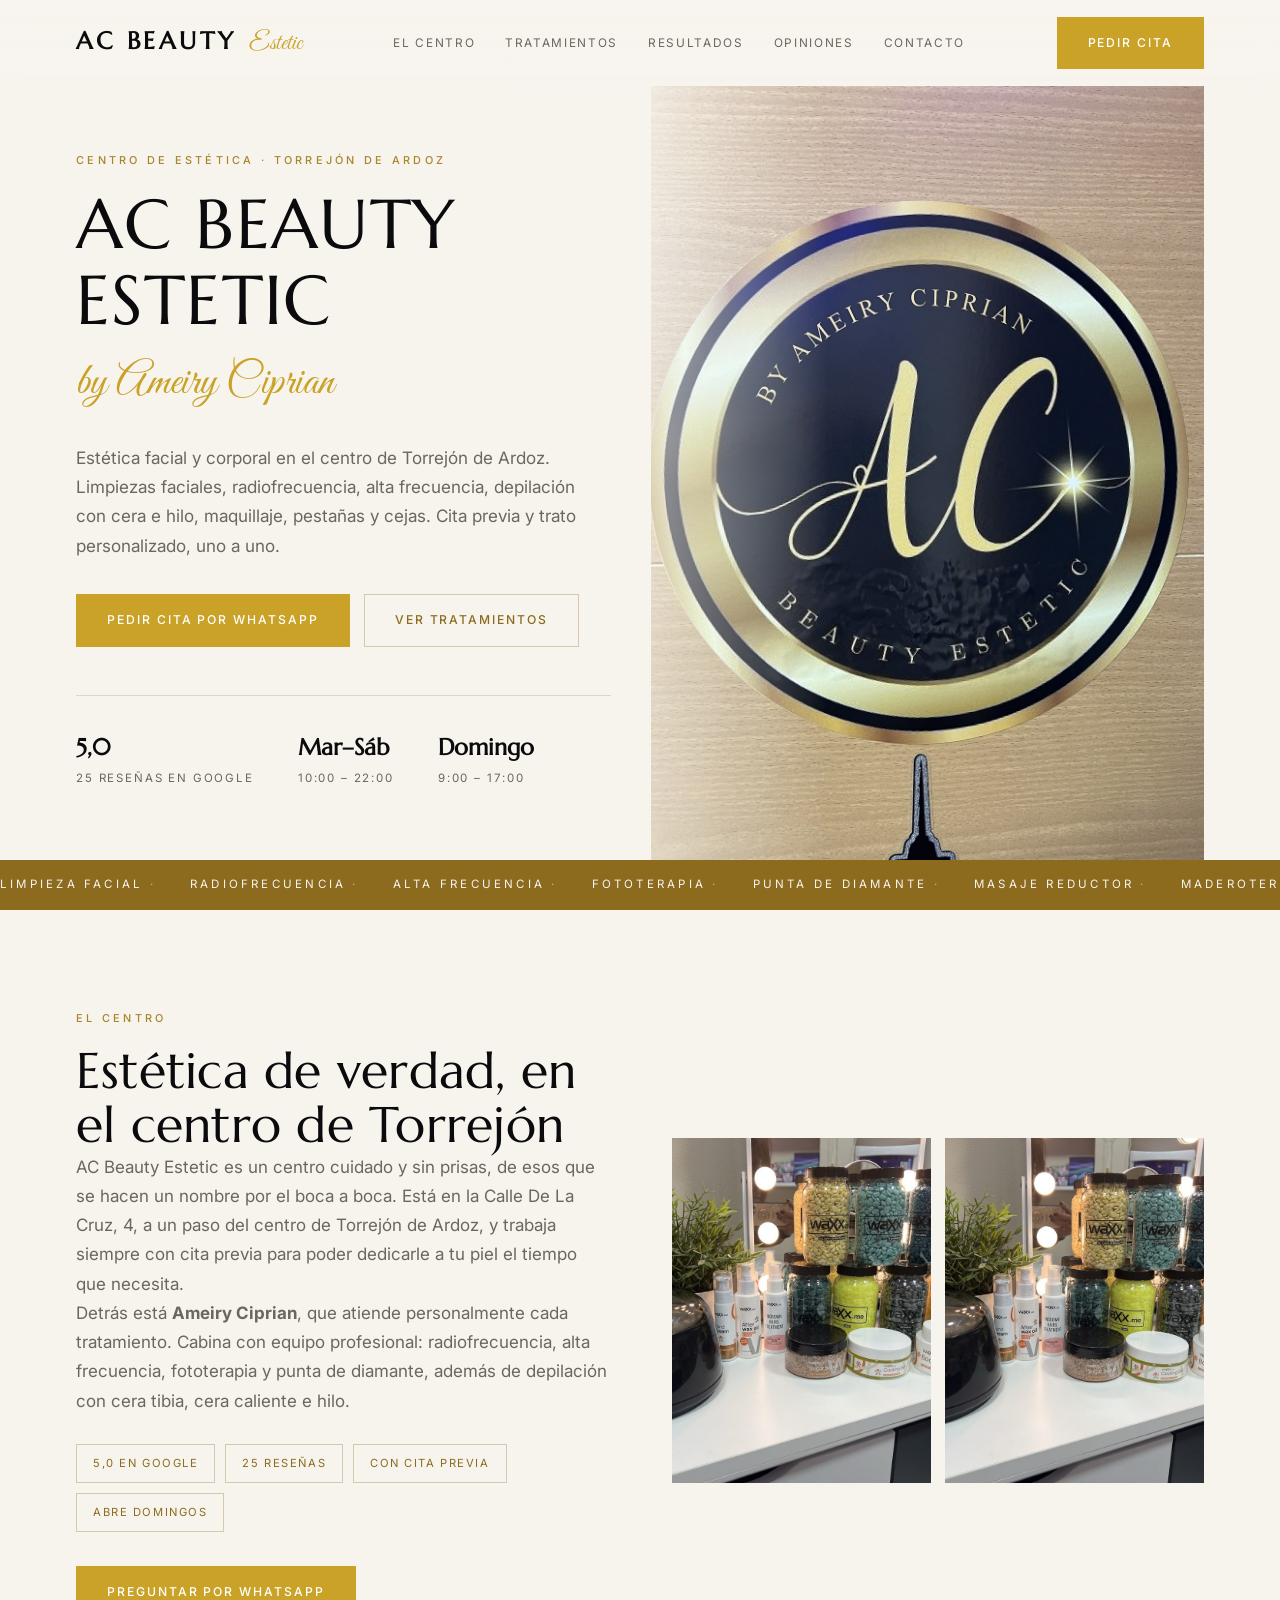
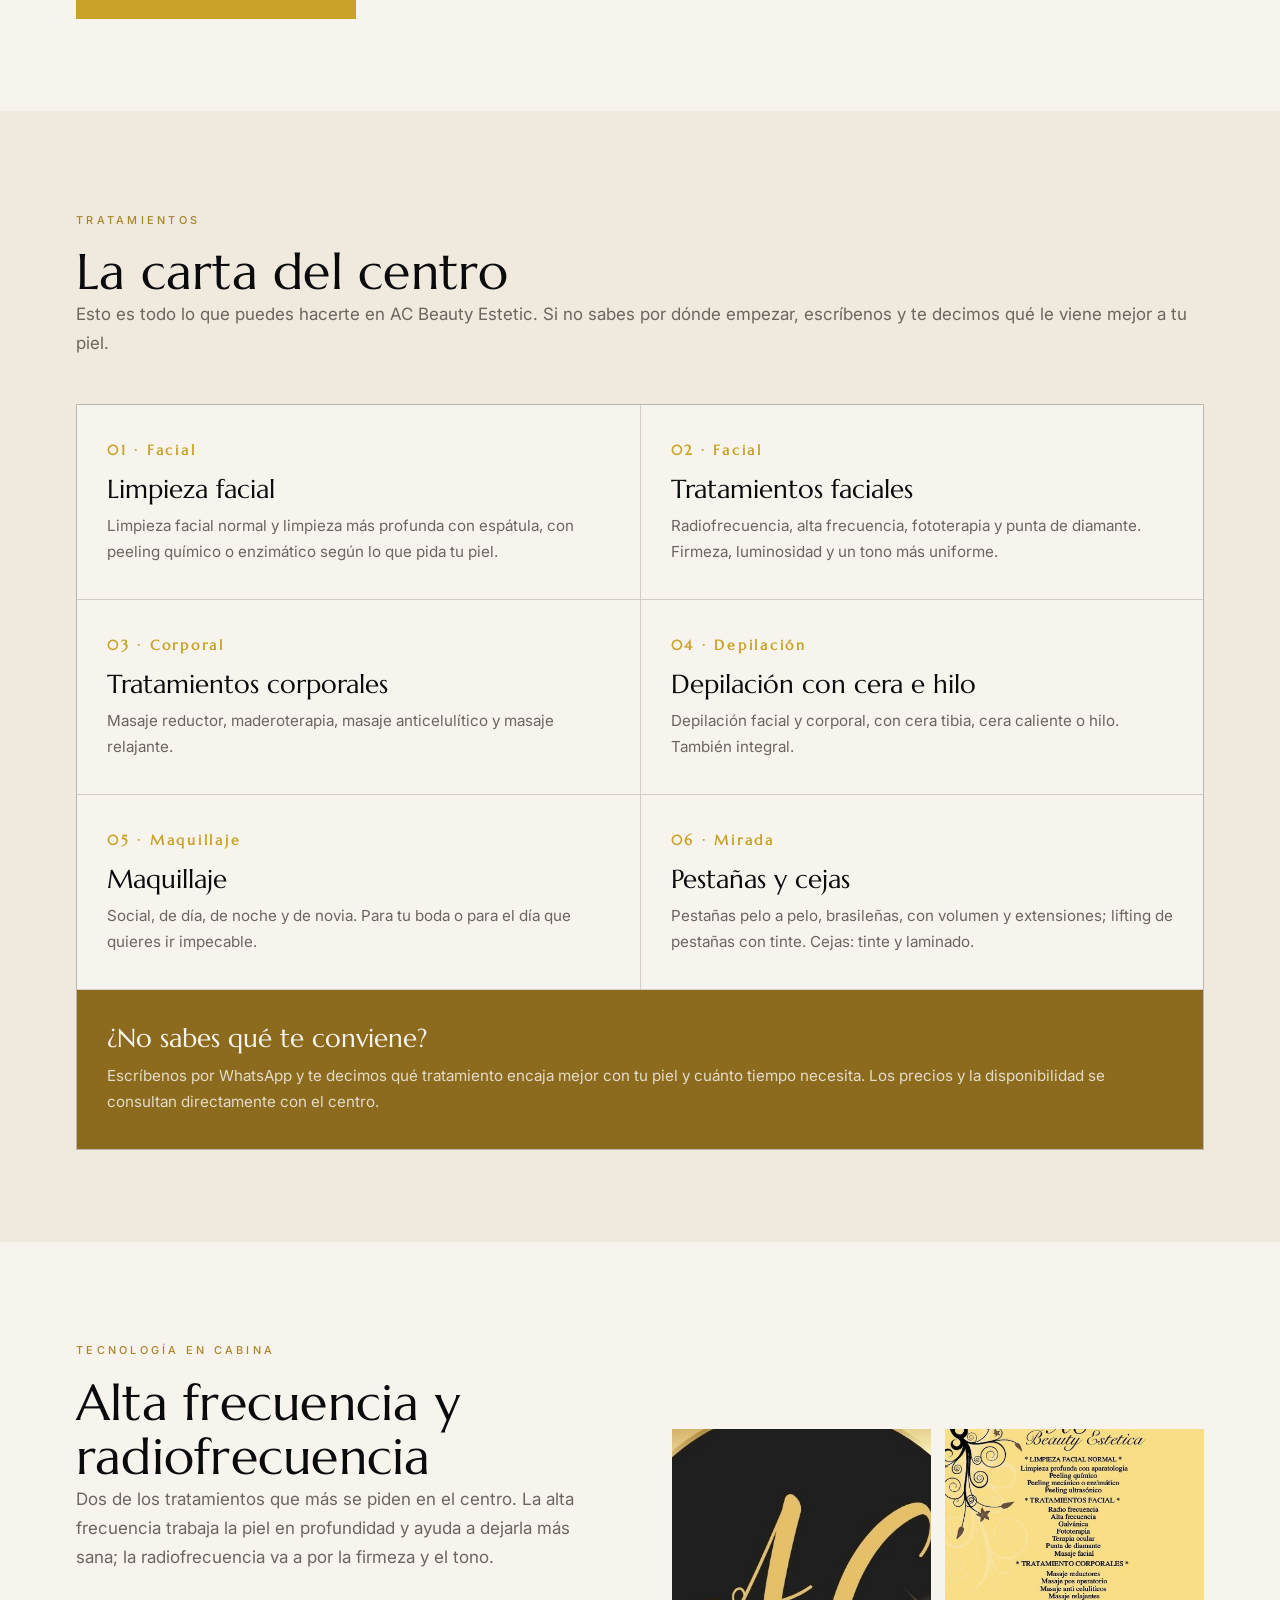
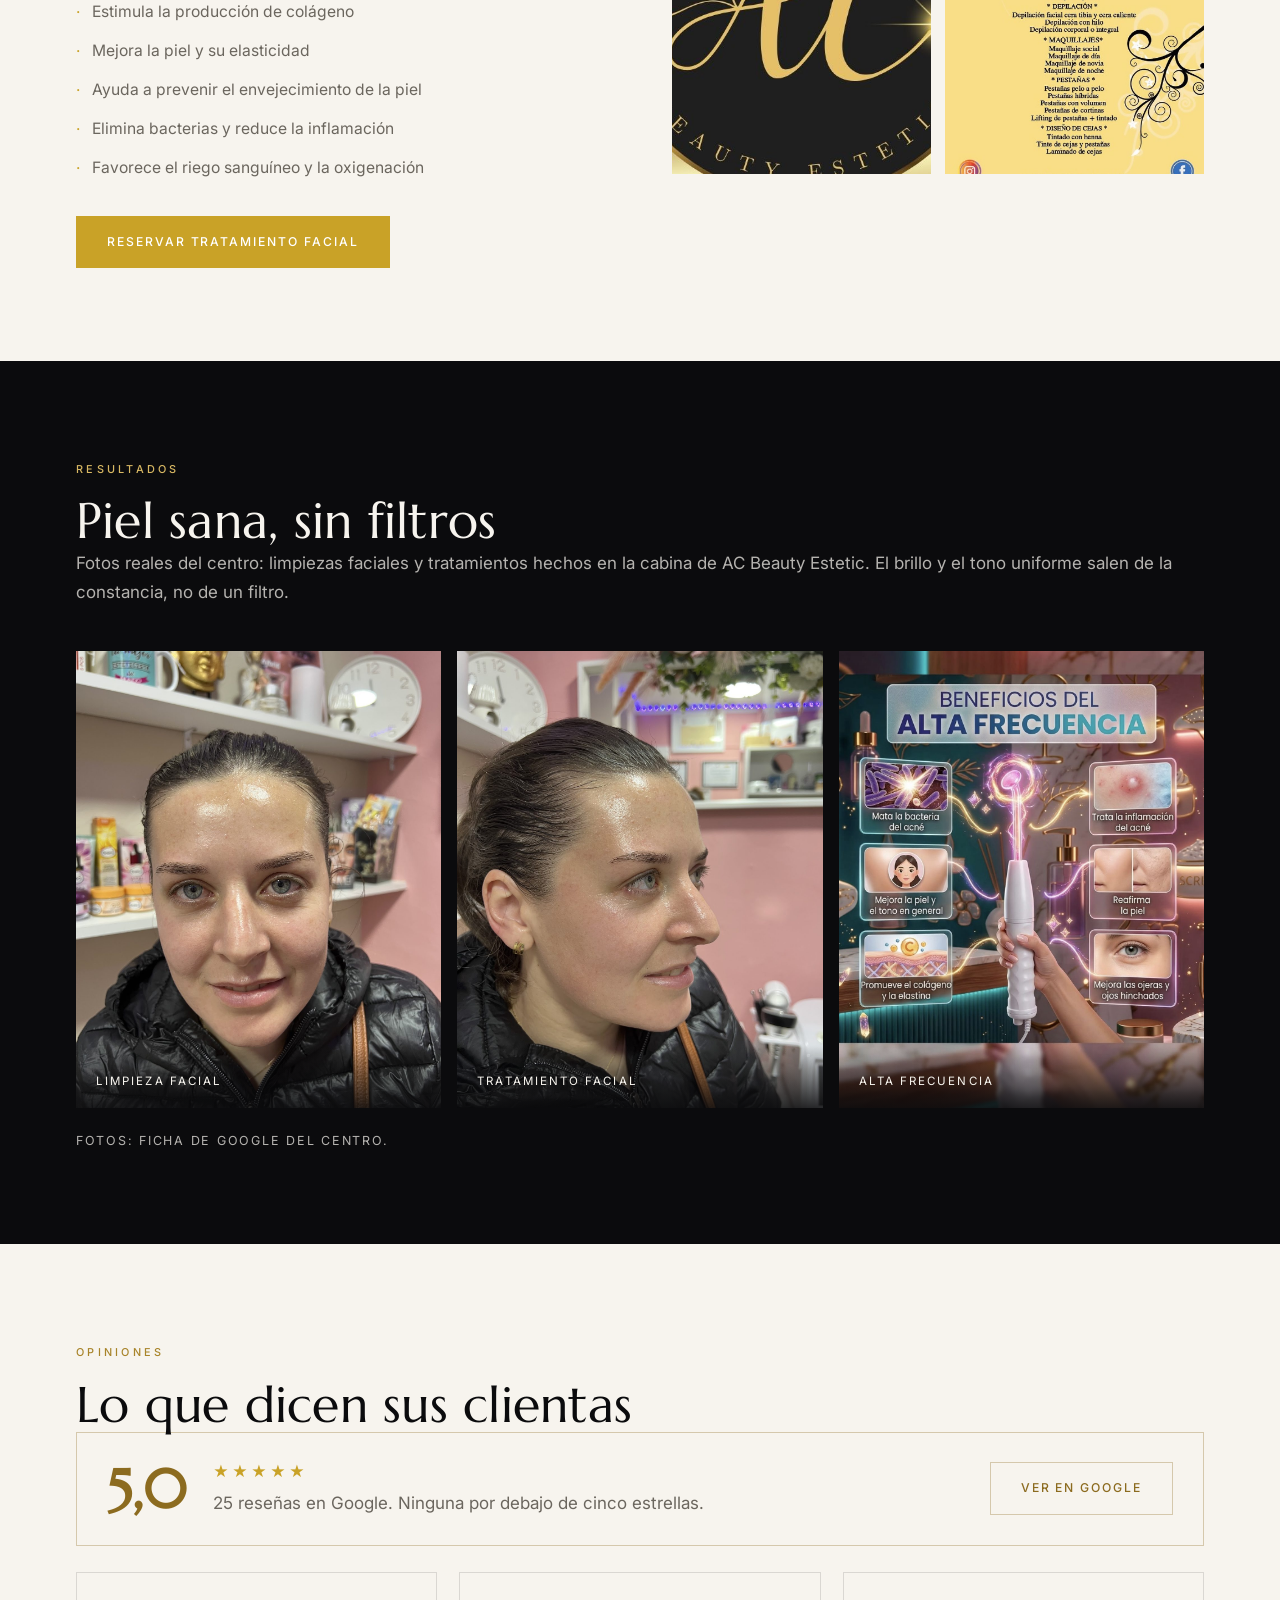
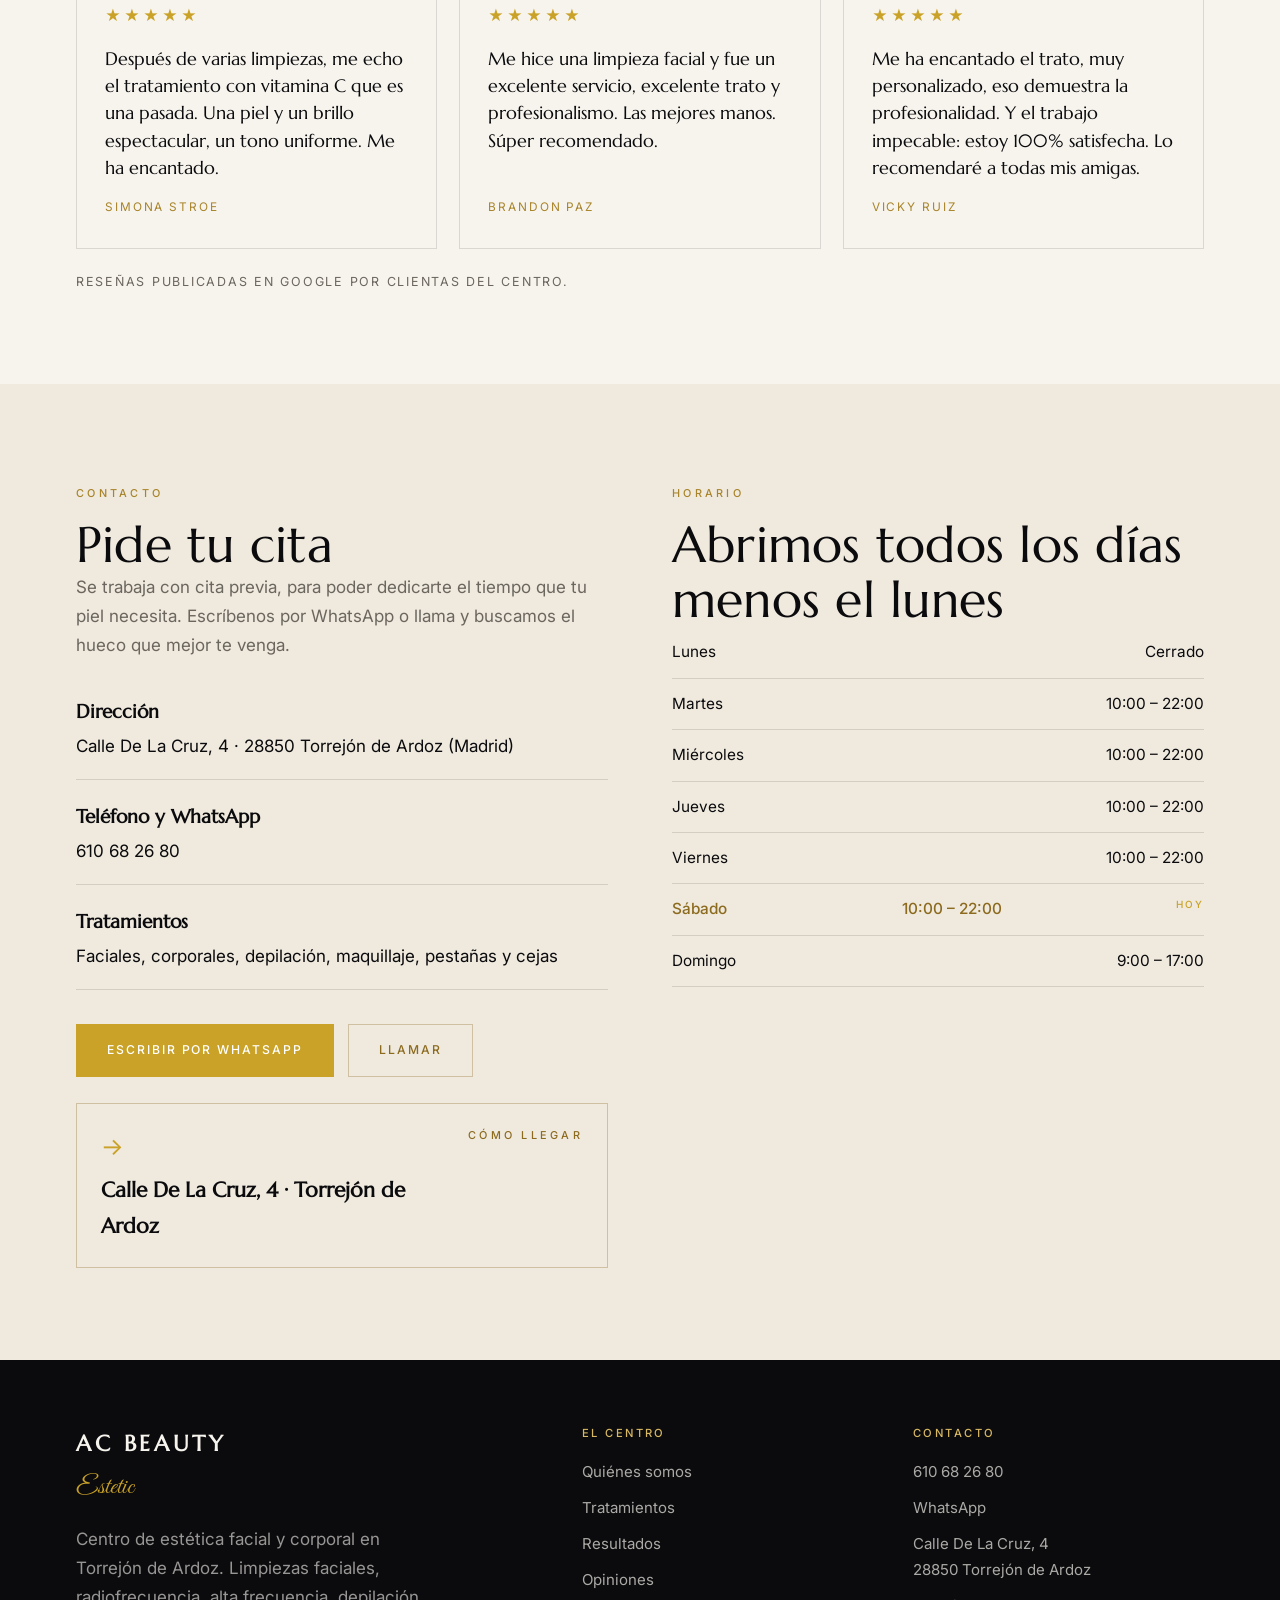
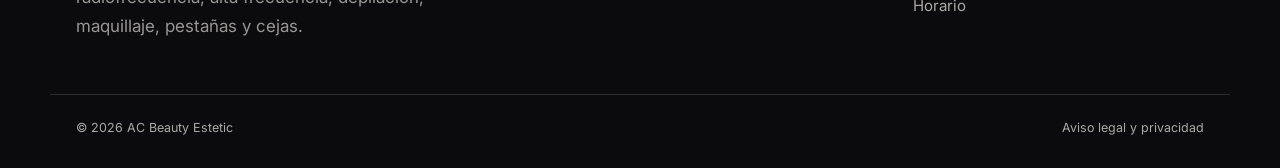
<file: index.html>
<!DOCTYPE html>
<html lang="es">
<head>
<meta charset="utf-8">
<meta name="viewport" content="width=device-width, initial-scale=1, maximum-scale=1, user-scalable=no">
<title>AC Beauty Estetic — Centro de estética facial y corporal en Torrejón de Ardoz</title>
<meta name="description" content="Limpiezas faciales, radiofrecuencia, alta frecuencia, fototerapia, punta de diamante, depilación con cera e hilo, maquillaje, pestañas y cejas en Torrejón de Ardoz. 5,0 en Google. Cita: 610 68 26 80.">
<meta name="robots" content="index, follow">
<meta property="og:type" content="website">
<meta property="og:title" content="AC Beauty Estetic — Torrejón de Ardoz">
<meta property="og:description" content="Centro de estética facial y corporal. Limpiezas faciales, radiofrecuencia, alta frecuencia, depilación, maquillaje, pestañas y cejas.">
<meta property="og:image" content="assets/img/hero.jpg">
<meta property="og:locale" content="es_ES">
<link rel="icon" href="assets/img/logo.jpg">
<link rel="preconnect" href="https://fonts.googleapis.com">
<link rel="preconnect" href="https://fonts.gstatic.com" crossorigin>
<link href="https://fonts.googleapis.com/css2?family=Marcellus&family=Great+Vibes&family=Inter:wght@300;400;500&display=swap" rel="stylesheet">
<link rel="stylesheet" href="assets/estilo.css">
<script type="application/ld+json">
{
  "@context": "https://schema.org",
  "@type": "BeautySalon",
  "name": "AC Beauty Estetic",
  "description": "Centro de estética facial y corporal en Torrejón de Ardoz: limpiezas faciales, radiofrecuencia, alta frecuencia, fototerapia, punta de diamante, tratamientos corporales, depilación con cera e hilo, maquillaje, pestañas y cejas.",
  "telephone": "+34610682680",
  "address": {
    "@type": "PostalAddress",
    "streetAddress": "Calle De La Cruz, 4",
    "postalCode": "28850",
    "addressLocality": "Torrejón de Ardoz",
    "addressRegion": "Madrid",
    "addressCountry": "ES"
  },
  "aggregateRating": { "@type": "AggregateRating", "ratingValue": "5.0", "reviewCount": "25" },
  "openingHoursSpecification": [
    { "@type": "OpeningHoursSpecification", "dayOfWeek": ["Tuesday","Wednesday","Thursday","Friday","Saturday"], "opens": "10:00", "closes": "22:00" },
    { "@type": "OpeningHoursSpecification", "dayOfWeek": "Sunday", "opens": "09:00", "closes": "17:00" }
  ]
}
</script>
</head>
<body>
<header id="cab">
  <div class="wrap nav">
    <a class="marca" href="#inicio"><b>AC Beauty</b><i>Estetic</i></a>
    <nav class="menu">
      <a href="#centro">El centro</a>
      <a href="#servicios">Tratamientos</a>
      <a href="#trabajos">Resultados</a>
      <a href="#resenas">Opiniones</a>
      <a href="#contacto">Contacto</a>
    </nav>
    <a class="btn btn-rosa" href="https://wa.me/34610682680" target="_blank" rel="noopener">Pedir cita</a>
    <button class="burger" id="abrir" aria-label="Abrir menú">&#9776;</button>
  </div>
</header>

<section class="hero" id="inicio">
  <div class="wrap hero-in">
    <div class="hero-txt">
      <span class="caps eyebrow">Centro de estética · Torrejón de Ardoz</span>
      <h1>AC Beauty Estetic</h1>
      <span class="script">by Ameiry Ciprian</span>
      <p class="lead">Estética facial y corporal en el centro de Torrejón de Ardoz. Limpiezas faciales, radiofrecuencia, alta frecuencia, depilación con cera e hilo, maquillaje, pestañas y cejas. Cita previa y trato personalizado, uno a uno.</p>
      <div class="hero-btn">
        <a class="btn btn-rosa" href="https://wa.me/34610682680?text=Hola%2C%20quiero%20pedir%20cita%20en%20AC%20Beauty%20Estetic" target="_blank" rel="noopener">Pedir cita por WhatsApp</a>
        <a class="btn btn-linea" href="#servicios">Ver tratamientos</a>
      </div>
      <div class="datos">
        <div><b>5,0</b><span>25 reseñas en Google</span></div>
        <div><b>Mar–Sáb</b><span>10:00 – 22:00</span></div>
        <div><b>Domingo</b><span>9:00 – 17:00</span></div>
      </div>
    </div>
    <div class="hero-foto">
      <img src="assets/img/hero.jpg" alt="Tratamiento facial en AC Beauty Estetic, Torrejón de Ardoz" width="1600" height="2133">
    </div>
  </div>
</section>

<div class="marquesina">
  <div class="marquesina-in">
    <span>Limpieza facial <i>·</i></span><span>Radiofrecuencia <i>·</i></span><span>Alta frecuencia <i>·</i></span><span>Fototerapia <i>·</i></span><span>Punta de diamante <i>·</i></span><span>Masaje reductor <i>·</i></span><span>Maderoterapia <i>·</i></span><span>Depilación con cera e hilo <i>·</i></span><span>Maquillaje de novia <i>·</i></span><span>Pestañas pelo a pelo <i>·</i></span><span>Laminado de cejas <i>·</i></span>
    <span>Limpieza facial <i>·</i></span><span>Radiofrecuencia <i>·</i></span><span>Alta frecuencia <i>·</i></span><span>Fototerapia <i>·</i></span><span>Punta de diamante <i>·</i></span><span>Masaje reductor <i>·</i></span><span>Maderoterapia <i>·</i></span><span>Depilación con cera e hilo <i>·</i></span><span>Maquillaje de novia <i>·</i></span><span>Pestañas pelo a pelo <i>·</i></span><span>Laminado de cejas <i>·</i></span>
  </div>
</div>
<section class="pad" id="centro">
  <div class="wrap dos">
    <div class="rv">
      <span class="caps eyebrow">El centro</span>
      <h2>Estética de verdad, en el centro de Torrejón</h2>
      <p>AC Beauty Estetic es un centro cuidado y sin prisas, de esos que se hacen un nombre por el boca a boca. Está en la Calle De La Cruz, 4, a un paso del centro de Torrejón de Ardoz, y trabaja siempre con cita previa para poder dedicarle a tu piel el tiempo que necesita.</p>
      <p>Detrás está <strong>Ameiry Ciprian</strong>, que atiende personalmente cada tratamiento. Cabina con equipo profesional: radiofrecuencia, alta frecuencia, fototerapia y punta de diamante, además de depilación con cera tibia, cera caliente e hilo.</p>
      <div class="sellos">
        <span class="sello">5,0 en Google</span>
        <span class="sello">25 reseñas</span>
        <span class="sello">Con cita previa</span>
        <span class="sello">Abre domingos</span>
      </div>
      <div class="hero-btn">
        <a class="btn btn-rosa" href="https://wa.me/34610682680?text=Hola%2C%20quiero%20informaci%C3%B3n%20sobre%20un%20tratamiento" target="_blank" rel="noopener">Preguntar por WhatsApp</a>
      </div>
    </div>
    <div class="marcos rv">
      <img class="alto" src="assets/img/centro1.jpg" alt="Cabina de tratamiento y material de estética del centro" width="1600" height="1200">
      <img class="alto" src="assets/img/centro2.jpg" alt="Estantería con productos de estética facial" width="1600" height="1200">
    </div>
  </div>
</section>
<section class="pad" id="servicios">
  <div class="wrap">
    <span class="caps eyebrow">Tratamientos</span>
    <h2>La carta del centro</h2>
    <p class="lead">Esto es todo lo que puedes hacerte en AC Beauty Estetic. Si no sabes por dónde empezar, escríbenos y te decimos qué le viene mejor a tu piel.</p>
    <div class="serv-grid rv">
      <div class="serv">
        <b>01 · Facial</b>
        <h3>Limpieza facial</h3>
        <p>Limpieza facial normal y limpieza más profunda con espátula, con peeling químico o enzimático según lo que pida tu piel.</p>
      </div>
      <div class="serv">
        <b>02 · Facial</b>
        <h3>Tratamientos faciales</h3>
        <p>Radiofrecuencia, alta frecuencia, fototerapia y punta de diamante. Firmeza, luminosidad y un tono más uniforme.</p>
      </div>
      <div class="serv">
        <b>03 · Corporal</b>
        <h3>Tratamientos corporales</h3>
        <p>Masaje reductor, maderoterapia, masaje anticelulítico y masaje relajante.</p>
      </div>
      <div class="serv">
        <b>04 · Depilación</b>
        <h3>Depilación con cera e hilo</h3>
        <p>Depilación facial y corporal, con cera tibia, cera caliente o hilo. También integral.</p>
      </div>
      <div class="serv">
        <b>05 · Maquillaje</b>
        <h3>Maquillaje</h3>
        <p>Social, de día, de noche y de novia. Para tu boda o para el día que quieres ir impecable.</p>
      </div>
      <div class="serv">
        <b>06 · Mirada</b>
        <h3>Pestañas y cejas</h3>
        <p>Pestañas pelo a pelo, brasileñas, con volumen y extensiones; lifting de pestañas con tinte. Cejas: tinte y laminado.</p>
      </div>
      <div class="serv nota">
        <h3>¿No sabes qué te conviene?</h3>
        <p>Escríbenos por WhatsApp y te decimos qué tratamiento encaja mejor con tu piel y cuánto tiempo necesita. Los precios y la disponibilidad se consultan directamente con el centro.</p>
      </div>
    </div>
  </div>
</section>
<style>
  .beneficios{ list-style:none; display:grid; gap:12px; margin-top:26px }
  .beneficios li{ display:flex; gap:12px; font-size:.98rem; color:var(--gris) }
  .beneficios li i{ font-style:normal; color:var(--rosa2) }
  .trabajos-pie{ font-size:.78rem; letter-spacing:.14em; text-transform:uppercase; color:rgba(247,244,238,.55); margin-top:22px }
  .galeria img, .marcos img{ height:auto }
</style>

<section class="pad" id="altafrecuencia">
  <div class="wrap dos">
    <div class="rv">
      <span class="caps eyebrow">Tecnología en cabina</span>
      <h2>Alta frecuencia y radiofrecuencia</h2>
      <p>Dos de los tratamientos que más se piden en el centro. La alta frecuencia trabaja la piel en profundidad y ayuda a dejarla más sana; la radiofrecuencia va a por la firmeza y el tono.</p>
      <ul class="beneficios">
        <li><i>·</i> Estimula la producción de colágeno</li>
        <li><i>·</i> Mejora la piel y su elasticidad</li>
        <li><i>·</i> Ayuda a prevenir el envejecimiento de la piel</li>
        <li><i>·</i> Elimina bacterias y reduce la inflamación</li>
        <li><i>·</i> Favorece el riego sanguíneo y la oxigenación</li>
      </ul>
      <div class="hero-btn">
        <a class="btn btn-rosa" href="https://wa.me/34610682680?text=Hola%2C%20me%20interesa%20un%20tratamiento%20facial" target="_blank" rel="noopener">Reservar tratamiento facial</a>
      </div>
    </div>
    <div class="marcos rv">
      <img class="ancho" src="assets/img/logo.jpg" alt="Logotipo de AC Beauty Estetic, de Ameiry Ciprian" width="940" height="530">
      <img class="ancho" src="assets/img/carta.jpg" alt="Carta de tratamientos del centro" width="1013" height="1267">
    </div>
  </div>
</section>
<section class="pad" id="trabajos">
  <div class="wrap">
    <span class="caps eyebrow">Resultados</span>
    <h2>Piel sana, sin filtros</h2>
    <p>Fotos reales del centro: limpiezas faciales y tratamientos hechos en la cabina de AC Beauty Estetic. El brillo y el tono uniforme salen de la constancia, no de un filtro.</p>
    <div class="galeria rv">
      <figure>
        <img src="assets/img/res1.jpg" alt="Resultado de limpieza facial en Torrejón de Ardoz" width="1600" height="2133">
        <figcaption>Limpieza facial</figcaption>
      </figure>
      <figure>
        <img src="assets/img/res2.jpg" alt="Piel después de un tratamiento facial" width="1600" height="2133">
        <figcaption>Tratamiento facial</figcaption>
      </figure>
      <figure>
        <img src="assets/img/res3.jpg" alt="Tratamiento de alta frecuencia facial" width="1284" height="1714">
        <figcaption>Alta frecuencia</figcaption>
      </figure>
    </div>
    <p class="trabajos-pie">Fotos: ficha de Google del centro.</p>
  </div>
</section>

<section class="pad" id="resenas">
  <div class="wrap">
    <span class="caps eyebrow">Opiniones</span>
    <h2>Lo que dicen sus clientas</h2>
    <div class="nota-global rv">
      <b>5,0</b>
      <div>
        <div class="estrellas">★★★★★</div>
        <p style="margin:4px 0 0">25 reseñas en Google. Ninguna por debajo de cinco estrellas.</p>
      </div>
      <a class="btn btn-linea" href="https://www.google.com/maps/search/?api=1&amp;query=AC+Beauty+Estetic+Torrej%C3%B3n+de+Ardoz" target="_blank" rel="noopener" style="margin-left:auto">Ver en Google</a>
    </div>
    <div class="resenas-grid rv">
      <div class="resena">
        <div class="estrellas">★★★★★</div>
        <q>Después de varias limpiezas, me echo el tratamiento con vitamina C que es una pasada. Una piel y un brillo espectacular, un tono uniforme. Me ha encantado.</q>
        <span class="quien">Simona Stroe</span>
      </div>
      <div class="resena">
        <div class="estrellas">★★★★★</div>
        <q>Me hice una limpieza facial y fue un excelente servicio, excelente trato y profesionalismo. Las mejores manos. Súper recomendado.</q>
        <span class="quien">Brandon Paz</span>
      </div>
      <div class="resena">
        <div class="estrellas">★★★★★</div>
        <q>Me ha encantado el trato, muy personalizado, eso demuestra la profesionalidad. Y el trabajo impecable: estoy 100% satisfecha. Lo recomendaré a todas mis amigas.</q>
        <span class="quien">Vicky Ruiz</span>
      </div>
    </div>
    <p class="trabajos-pie" style="color:var(--gris)">Reseñas publicadas en Google por clientas del centro.</p>
  </div>
</section>
<section class="pad" id="contacto">
  <div class="wrap contacto-grid">
    <div class="rv">
      <span class="caps eyebrow">Contacto</span>
      <h2>Pide tu cita</h2>
      <p>Se trabaja con cita previa, para poder dedicarte el tiempo que tu piel necesita. Escríbenos por WhatsApp o llama y buscamos el hueco que mejor te venga.</p>
      <ul class="lista-datos">
        <li>
          <b>Dirección</b>
          <a href="https://www.google.com/maps/search/?api=1&amp;query=AC+Beauty+Estetic+Torrej%C3%B3n+de+Ardoz" target="_blank" rel="noopener">Calle De La Cruz, 4 · 28850 Torrejón de Ardoz (Madrid)</a>
        </li>
        <li>
          <b>Teléfono y WhatsApp</b>
          <a href="tel:+34610682680">610 68 26 80</a>
        </li>
        <li>
          <b>Tratamientos</b>
          <span>Faciales, corporales, depilación, maquillaje, pestañas y cejas</span>
        </li>
      </ul>
      <div class="hero-btn">
        <a class="btn btn-rosa" href="https://wa.me/34610682680?text=Hola%2C%20quiero%20pedir%20cita%20en%20AC%20Beauty%20Estetic" target="_blank" rel="noopener">Escribir por WhatsApp</a>
        <a class="btn btn-linea" href="tel:+34610682680">Llamar</a>
      </div>
      <a class="ir-mapa" href="https://www.google.com/maps/search/?api=1&amp;query=AC+Beauty+Estetic+Torrej%C3%B3n+de+Ardoz" target="_blank" rel="noopener">
        <span class="caps">Cómo llegar</span>
        <b>Calle De La Cruz, 4 · Torrejón de Ardoz</b>
        <i>&#8594;</i>
      </a>
    </div>
    <div class="rv">
      <span class="caps eyebrow">Horario</span>
      <h2>Abrimos todos los días menos el lunes</h2>
      <div class="horario" id="horario">
        <div class="fila" data-dia="1"><span>Lunes</span><span>Cerrado</span></div>
        <div class="fila" data-dia="2"><span>Martes</span><span>10:00 – 22:00</span></div>
        <div class="fila" data-dia="3"><span>Miércoles</span><span>10:00 – 22:00</span></div>
        <div class="fila" data-dia="4"><span>Jueves</span><span>10:00 – 22:00</span></div>
        <div class="fila" data-dia="5"><span>Viernes</span><span>10:00 – 22:00</span></div>
        <div class="fila" data-dia="6"><span>Sábado</span><span>10:00 – 22:00</span></div>
        <div class="fila" data-dia="0"><span>Domingo</span><span>9:00 – 17:00</span></div>
      </div>
    </div>
  </div>
</section>
<footer class="pie">
  <div class="wrap pie-in">
    <div>
      <b>AC Beauty</b>
      <span class="script">Estetic</span>
      <p style="color:rgba(247,244,238,.6); margin-top:16px; max-width:34ch">Centro de estética facial y corporal en Torrejón de Ardoz. Limpiezas faciales, radiofrecuencia, alta frecuencia, depilación, maquillaje, pestañas y cejas.</p>
    </div>
    <div>
      <h4>El centro</h4>
      <ul>
        <li><a href="#centro">Quiénes somos</a></li>
        <li><a href="#servicios">Tratamientos</a></li>
        <li><a href="#trabajos">Resultados</a></li>
        <li><a href="#resenas">Opiniones</a></li>
      </ul>
    </div>
    <div>
      <h4>Contacto</h4>
      <ul>
        <li><a href="tel:+34610682680">610 68 26 80</a></li>
        <li><a href="https://wa.me/34610682680" target="_blank" rel="noopener">WhatsApp</a></li>
        <li>Calle De La Cruz, 4<br>28850 Torrejón de Ardoz</li>
        <li><a href="#contacto">Horario</a></li>
      </ul>
    </div>
  </div>
  <div class="wrap pie-abajo">
    <span>© <span id="ano">2026</span> AC Beauty Estetic</span>
    <span><a href="legal.html">Aviso legal y privacidad</a></span>
  </div>
</footer>

<div id="menu-movil">
  <button class="cerrar" id="cerrar" aria-label="Cerrar menú">&times;</button>
  <a href="#centro">El centro</a>
  <a href="#servicios">Tratamientos</a>
  <a href="#trabajos">Resultados</a>
  <a href="#resenas">Opiniones</a>
  <a href="#contacto">Contacto</a>
  <a class="btn btn-rosa" href="https://wa.me/34610682680" target="_blank" rel="noopener">Pedir cita</a>
</div>

<script>
  const cab = document.getElementById('cab');
  const pintar = () => cab.classList.toggle('fijo', window.scrollY > 30);
  pintar(); addEventListener('scroll', pintar, {passive:true});

  const menu = document.getElementById('menu-movil');
  document.getElementById('abrir').onclick = () => menu.classList.add('abierto');
  document.getElementById('cerrar').onclick = () => menu.classList.remove('abierto');
  menu.querySelectorAll('a').forEach(a => a.onclick = () => menu.classList.remove('abierto'));

  const ver = new IntersectionObserver((entradas) => {
    entradas.forEach(e => { if (e.isIntersecting) { e.target.classList.add('visto'); ver.unobserve(e.target); } });
  }, {threshold:.12});
  document.querySelectorAll('.rv').forEach(el => ver.observe(el));

  const hoy = document.querySelector('#horario .fila[data-dia="' + new Date().getDay() + '"]');
  if (hoy) hoy.classList.add('hoy');
  document.getElementById('ano').textContent = new Date().getFullYear();
</script>
</body>
</html>
</file>
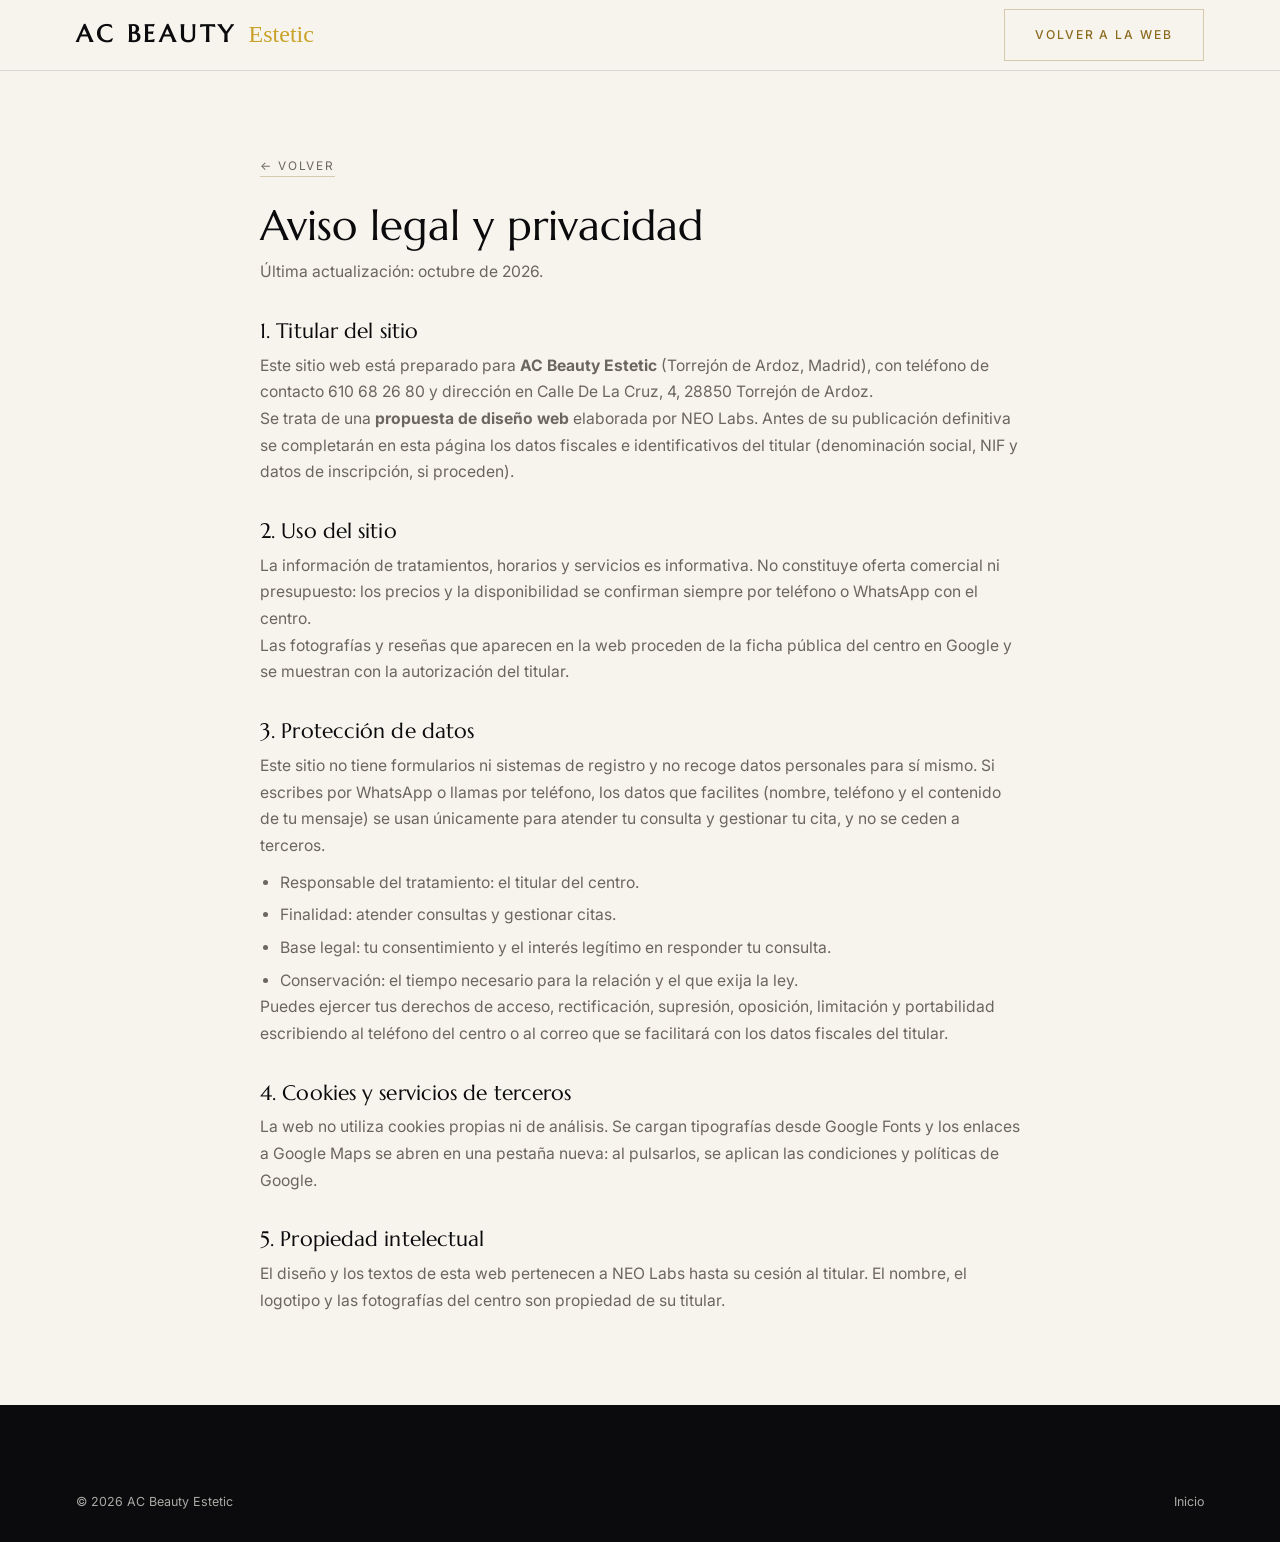
<file: legal.html>
<!DOCTYPE html>
<html lang="es">
<head>
<meta charset="utf-8">
<meta name="viewport" content="width=device-width, initial-scale=1, maximum-scale=1, user-scalable=no">
<title>Aviso legal y privacidad — AC Beauty Estetic</title>
<meta name="robots" content="noindex, follow">
<link rel="preconnect" href="https://fonts.googleapis.com">
<link rel="preconnect" href="https://fonts.gstatic.com" crossorigin>
<link href="https://fonts.googleapis.com/css2?family=Marcellus&family=Inter:wght@300;400;500&display=swap" rel="stylesheet">
<link rel="icon" href="assets/img/logo.jpg">
<link rel="stylesheet" href="assets/estilo.css">
<style>
  .legal{ max-width:760px; margin:0 auto; padding:150px 0 90px }
  .legal h1{ font-size:clamp(1.9rem,3.4vw,2.6rem); margin-bottom:10px }
  .legal h2{ font-size:1.3rem; margin:34px 0 10px }
  .legal p, .legal li{ font-size:.98rem; line-height:1.7; color:var(--gris) }
  .legal ul{ padding-left:20px; display:grid; gap:6px; margin-top:10px }
  .legal a{ color:var(--verde2); border-bottom:1px solid var(--linea-v) }
  .legal .volver{ display:inline-block; margin-bottom:26px; font-size:.74rem; letter-spacing:.16em; text-transform:uppercase; color:var(--gris) }
</style>
</head>
<body>
<header id="cab" class="fijo">
  <div class="wrap nav">
    <a class="marca" href="index.html"><b>AC Beauty</b><i>Estetic</i></a>
    <a class="btn btn-linea" href="index.html">Volver a la web</a>
  </div>
</header>

<main class="wrap legal">
  <a class="volver" href="index.html">&#8592; Volver</a>
  <h1>Aviso legal y privacidad</h1>
  <p>Última actualización: octubre de 2026.</p>

  <h2>1. Titular del sitio</h2>
  <p>Este sitio web está preparado para <strong>AC Beauty Estetic</strong> (Torrejón de Ardoz, Madrid), con teléfono de contacto 610 68 26 80 y dirección en Calle De La Cruz, 4, 28850 Torrejón de Ardoz.</p>
  <p>Se trata de una <strong>propuesta de diseño web</strong> elaborada por NEO Labs. Antes de su publicación definitiva se completarán en esta página los datos fiscales e identificativos del titular (denominación social, NIF y datos de inscripción, si proceden).</p>

  <h2>2. Uso del sitio</h2>
  <p>La información de tratamientos, horarios y servicios es informativa. No constituye oferta comercial ni presupuesto: los precios y la disponibilidad se confirman siempre por teléfono o WhatsApp con el centro.</p>
  <p>Las fotografías y reseñas que aparecen en la web proceden de la ficha pública del centro en Google y se muestran con la autorización del titular.</p>

  <h2>3. Protección de datos</h2>
  <p>Este sitio no tiene formularios ni sistemas de registro y no recoge datos personales para sí mismo. Si escribes por WhatsApp o llamas por teléfono, los datos que facilites (nombre, teléfono y el contenido de tu mensaje) se usan únicamente para atender tu consulta y gestionar tu cita, y no se ceden a terceros.</p>
  <ul>
    <li>Responsable del tratamiento: el titular del centro.</li>
    <li>Finalidad: atender consultas y gestionar citas.</li>
    <li>Base legal: tu consentimiento y el interés legítimo en responder tu consulta.</li>
    <li>Conservación: el tiempo necesario para la relación y el que exija la ley.</li>
  </ul>
  <p>Puedes ejercer tus derechos de acceso, rectificación, supresión, oposición, limitación y portabilidad escribiendo al teléfono del centro o al correo que se facilitará con los datos fiscales del titular.</p>

  <h2>4. Cookies y servicios de terceros</h2>
  <p>La web no utiliza cookies propias ni de análisis. Se cargan tipografías desde Google Fonts y los enlaces a Google Maps se abren en una pestaña nueva: al pulsarlos, se aplican las condiciones y políticas de Google.</p>

  <h2>5. Propiedad intelectual</h2>
  <p>El diseño y los textos de esta web pertenecen a NEO Labs hasta su cesión al titular. El nombre, el logotipo y las fotografías del centro son propiedad de su titular.</p>
</main>

<footer class="pie">
  <div class="wrap pie-abajo" style="border-top:0; margin-top:0">
    <span>© <span id="ano">2026</span> AC Beauty Estetic</span>
    <span><a href="index.html">Inicio</a></span>
  </div>
</footer>
<script>document.getElementById('ano').textContent = new Date().getFullYear();</script>
</body>
</html>
</file>
<file: assets/estilo.css>
/* Bela Nails Studio — base, tipografía, cabecera */
*, *::before, *::after { box-sizing: border-box; margin: 0; padding: 0 }

:root{
  --tinta:#0B0B0D;
  --crema:#F7F4EE;
  --crema2:#EFE9DE;
  --verde:#8C6B1F;
  --verde2:#A8842A;
  --lima:#D8B863;
  --rosa:#E6CD92;
  --rosa2:#C9A227;
  --oro:#C9A227;
  --gris:#6B665E;
  --linea:rgba(11,11,13,.12);
  --linea-v:rgba(140,107,31,.32);
  --disp:'Marcellus', 'Cormorant Garamond', Georgia, serif;
  --script:'Great Vibes', cursive;
  --body:'Inter', system-ui, -apple-system, sans-serif;
}
html{ scroll-behavior:smooth }
body{
  font-family:var(--body); color:var(--tinta); background:var(--crema);
  font-size:17px; line-height:1.72; -webkit-font-smoothing:antialiased; overflow-x:hidden;
}
img{ max-width:100%; display:block }
a{ color:inherit; text-decoration:none }
.wrap{ width:100%; max-width:1180px; margin:0 auto; padding:0 26px }
.pad{ padding:clamp(62px,7.2vw,102px) 0 }

h1,h2,h3{ font-family:var(--disp); font-weight:400; line-height:1.1 }
h2{ font-size:clamp(2rem,4vw,3.1rem); letter-spacing:.005em }
h3{ font-size:clamp(1.25rem,2vw,1.6rem) }
p{ color:var(--gris) }
.lead{ font-size:1.06rem }

.caps{ font-size:.68rem; letter-spacing:.3em; text-transform:uppercase; font-weight:500 }
.eyebrow{ display:inline-block; color:var(--verde2); margin-bottom:16px }
.script{ font-family:var(--script); font-weight:400; color:var(--rosa2) }
.oro{ color:var(--oro) }

/* ---------- botones ---------- */
.btn{
  display:inline-flex; align-items:center; gap:10px; padding:15px 30px;
  font-size:.76rem; letter-spacing:.16em; text-transform:uppercase; font-weight:500;
  border:1px solid transparent; transition:.3s ease; cursor:pointer;
}
.btn-rosa{ background:var(--rosa2); color:#fff }
.btn-rosa:hover{ background:var(--tinta) }
.btn-linea{ border-color:var(--linea-v); color:var(--verde) }
.btn-linea:hover{ background:var(--verde); color:#fff; border-color:var(--verde) }
.btn-blanco{ background:var(--crema); color:var(--tinta) }
.btn-blanco:hover{ background:var(--rosa) }

/* ---------- cabecera ---------- */
#cab{
  position:fixed; top:0; left:0; right:0; z-index:60; transition:.35s ease;
  background:linear-gradient(180deg, rgba(247,244,238,.94), rgba(247,244,238,.72));
  backdrop-filter:blur(8px);
}
#cab.fijo{ background:var(--crema); box-shadow:0 1px 0 var(--linea) }
.nav{ display:flex; align-items:center; justify-content:space-between; height:86px }
#cab.fijo .nav{ height:70px }
.marca{ display:flex; align-items:baseline; gap:12px }
.marca b{ font-family:var(--disp); font-size:1.5rem; letter-spacing:.16em; text-transform:uppercase }
.marca i{ font-family:var(--script); font-style:normal; font-size:1.5rem; color:var(--rosa2) }
.menu{ display:flex; gap:30px }
.menu a{ font-size:.74rem; letter-spacing:.14em; text-transform:uppercase; color:var(--gris); transition:.25s }
.menu a:hover{ color:var(--verde) }
.burger{ display:none; background:none; border:0; font-size:1.5rem; color:var(--verde); cursor:pointer }
/* Bela Nails Studio — hero, bloques y servicios */

.hero{ position:relative; padding-top:86px; background:var(--crema) }
.hero-in{ display:grid; grid-template-columns:1.02fr .98fr; align-items:stretch; min-height:86vh }
.hero-txt{ display:flex; flex-direction:column; justify-content:center; padding:60px 40px 60px 0 }
.hero-txt h1{ font-size:clamp(2.6rem,5.4vw,4.4rem); letter-spacing:.02em; text-transform:uppercase; margin-bottom:6px }
.hero-txt .script{ font-size:clamp(1.9rem,3.4vw,2.9rem); display:block; margin:2px 0 22px }
.hero-txt p{ max-width:46ch; font-size:1.07rem }
.hero-btn{ display:flex; flex-wrap:wrap; gap:14px; margin-top:34px }
.hero-foto{ position:relative; overflow:hidden }
.hero-foto img{ width:100%; height:100%; object-fit:cover }
.hero-foto::after{ content:''; position:absolute; inset:0; background:linear-gradient(90deg, rgba(247,244,238,.55), rgba(247,244,238,0) 32%) }

.datos{ display:flex; flex-wrap:wrap; gap:0 44px; margin-top:48px; padding-top:26px; border-top:1px solid var(--linea) }
.datos div{ display:flex; flex-direction:column; gap:2px; padding:6px 0 }
.datos b{ font-family:var(--disp); font-size:1.42rem }
.datos span{ font-size:.72rem; letter-spacing:.16em; text-transform:uppercase; color:var(--gris) }

/* ---------- marquesina ---------- */
.marquesina{ background:var(--verde); color:var(--crema); padding:15px 0; overflow:hidden }
.marquesina-in{ display:flex; gap:34px; white-space:nowrap; animation:mueve 34s linear infinite }
.marquesina span{ font-size:.72rem; letter-spacing:.28em; text-transform:uppercase }
.marquesina i{ font-style:normal; color:var(--lima) }
@keyframes mueve{ from{ transform:translateX(0) } to{ transform:translateX(-50%) } }

/* ---------- dos columnas ---------- */
.dos{ display:grid; grid-template-columns:1fr 1fr; gap:clamp(32px,5vw,74px); align-items:center }
.marcos{ display:grid; grid-template-columns:1fr 1fr; gap:14px }
.marcos img{ width:100%; height:100%; object-fit:cover }
.marcos img.alto{ aspect-ratio:3/4 }
.marcos img.ancho{ aspect-ratio:3/4 }

.sellos{ display:flex; flex-wrap:wrap; gap:10px; margin-top:28px }
.sello{ border:1px solid var(--linea-v); padding:9px 16px; font-size:.7rem; letter-spacing:.14em; text-transform:uppercase; color:var(--verde) }

/* ---------- servicios ---------- */
#servicios{ background:var(--crema2) }
.serv-grid{ display:grid; grid-template-columns:1fr 1fr; gap:1px; background:var(--linea); margin-top:46px; border:1px solid var(--linea) }
.serv{ background:var(--crema); padding:34px 30px }
.serv b{ font-family:var(--disp); font-size:.86rem; letter-spacing:.2em; color:var(--rosa2); display:block; margin-bottom:12px }
.serv h3{ margin-bottom:10px }
.serv p{ font-size:.95rem }
.serv.nota{ background:var(--verde); color:var(--crema); grid-column:span 2 }
.serv.nota h3{ color:var(--crema) }
.serv.nota p{ color:rgba(247,244,238,.82) }

/* ---------- banda Rejuvenece ---------- */
.banda{ background:var(--tinta); color:var(--crema) }
.banda-in{ display:grid; grid-template-columns:1fr 1fr; gap:clamp(30px,5vw,70px); align-items:center }
.banda h2{ color:var(--crema) }
.banda p{ color:rgba(247,244,238,.76) }
.banda .caps{ color:var(--lima) }
.banda .script{ color:var(--rosa) }
.tarjeta-marco{ border:1px solid rgba(247,244,238,.18); padding:14px }
.tarjeta-marco img{ width:100% }
.banda-lista{ list-style:none; margin-top:26px; display:grid; gap:12px }
.banda-lista li{ display:flex; gap:12px; font-size:.97rem; color:rgba(247,244,238,.86) }
.banda-lista li i{ font-style:normal; color:var(--lima) }
/* Bela Nails Studio — trabajos, reseñas, contacto y pie */

#trabajos{ background:var(--tinta); color:var(--crema) }
#trabajos h2{ color:var(--crema) }
#trabajos .eyebrow{ color:var(--lima) }
#trabajos p{ color:rgba(247,244,238,.72) }
.galeria{ display:grid; grid-template-columns:repeat(3,1fr); gap:16px; margin-top:44px }
.galeria figure{ position:relative; overflow:hidden }
.galeria img{ width:100%; aspect-ratio:4/5; object-fit:cover; transition:.5s ease }
.galeria figure:hover img{ transform:scale(1.04) }
.galeria figcaption{
  position:absolute; left:0; right:0; bottom:0; padding:26px 20px 16px;
  background:linear-gradient(180deg, rgba(11,11,13,0), rgba(11,11,13,.86));
  font-size:.72rem; letter-spacing:.18em; text-transform:uppercase; color:var(--crema);
}

/* ---------- reseñas ---------- */
.nota-global{ display:flex; align-items:center; gap:26px; padding:26px 30px; border:1px solid var(--linea-v); background:var(--crema) }
.nota-global b{ font-family:var(--disp); font-size:3.4rem; line-height:1; color:var(--verde) }
.estrellas{ color:var(--oro); letter-spacing:.2em; font-size:.95rem }
.resenas-grid{ display:grid; grid-template-columns:repeat(3,1fr); gap:22px; margin-top:26px }
.resena{ background:var(--crema); border:1px solid var(--linea); padding:30px 28px; display:flex; flex-direction:column; gap:16px }
.resena q{ font-family:var(--disp); font-size:1.14rem; line-height:1.5; quotes:none }
.resena .quien{ font-size:.74rem; letter-spacing:.16em; text-transform:uppercase; color:var(--verde2); margin-top:auto }

/* ---------- contacto ---------- */
#contacto{ background:var(--crema2) }
.contacto-grid{ display:grid; grid-template-columns:1fr 1fr; gap:clamp(30px,5vw,70px) }
.lista-datos{ list-style:none; display:grid; gap:20px; margin-top:34px }
.lista-datos li{ display:grid; gap:4px; padding-bottom:18px; border-bottom:1px solid var(--linea) }
.lista-datos b{ font-family:var(--disp); font-size:1.2rem }
.lista-datos a:hover{ color:var(--verde) }
.horario{ display:grid; gap:0 }
.horario .fila{ display:flex; justify-content:space-between; padding:12px 0; border-bottom:1px solid var(--linea); font-size:.96rem }
.horario .fila span:first-child{ text-transform:capitalize }
.horario .fila.hoy{ color:var(--verde); font-weight:500 }
.horario .fila.hoy::after{ content:'hoy'; font-size:.62rem; letter-spacing:.2em; text-transform:uppercase; color:var(--rosa2) }
.ir-mapa{
  margin-top:26px; border:1px solid var(--linea-v); padding:22px 24px; display:grid;
  grid-template-columns:1fr auto; gap:6px 20px; align-items:center; transition:.3s ease
}
.ir-mapa:hover{ background:rgba(140,107,31,.06) }
.ir-mapa .caps{ color:var(--verde) }
.ir-mapa b{ font-family:var(--disp); font-size:1.3rem; grid-column:1 }
.ir-mapa i{ grid-row:1/span 2; font-style:normal; font-size:1.5rem; color:var(--rosa2) }

/* ---------- pie ---------- */
.pie{ background:var(--tinta); color:rgba(247,244,238,.68); padding:64px 0 30px }
.pie-in{ display:grid; grid-template-columns:1.6fr 1fr 1fr; gap:40px }
.pie-in b{ font-family:var(--disp); font-size:1.4rem; letter-spacing:.16em; text-transform:uppercase; color:var(--crema); display:block }
.pie-in .script{ font-size:1.6rem; display:block; margin-top:2px }
.pie h4{ font-size:.7rem; letter-spacing:.22em; text-transform:uppercase; color:var(--lima); margin-bottom:16px; font-weight:500 }
.pie a:hover{ color:var(--crema) }
.pie-in ul{ list-style:none; display:grid; gap:10px; font-size:.94rem }
.pie-abajo{ margin-top:52px; padding-top:22px; border-top:1px solid rgba(247,244,238,.14); display:flex; justify-content:space-between; gap:16px; flex-wrap:wrap; font-size:.78rem }

/* ---------- menú móvil ---------- */
#menu-movil{
  position:fixed; inset:0; z-index:90; background:var(--tinta); color:var(--crema);
  display:none; flex-direction:column; align-items:center; justify-content:center; gap:26px;
}
#menu-movil.abierto{ display:flex }
#menu-movil a{ font-family:var(--disp); font-size:1.7rem; letter-spacing:.06em }
#menu-movil .cerrar{ position:absolute; top:26px; right:26px; background:none; border:0; color:var(--crema); font-size:2rem; cursor:pointer }

/* ---------- animación ---------- */
.rv{ opacity:0; transform:translateY(26px); transition:opacity .9s ease, transform .9s ease }
.rv.visto{ opacity:1; transform:none }

/* ---------- móvil ---------- */
@media (max-width:980px){
  .menu{ display:none }
  .nav > .btn-rosa{ display:none }
  .burger{ display:block }
  .hero-in{ grid-template-columns:1fr; min-height:0 }
  .hero-foto{ order:-1; height:58vh }
  .hero-foto::after{ background:linear-gradient(180deg, rgba(247,244,238,.12), rgba(247,244,238,0) 40%, var(--crema)) }
  .hero-txt{ padding:34px 22px 20px }
  .datos{ gap:0 26px }
  .dos, .banda-in, .contacto-grid, .resenas-grid, .pie-in{ grid-template-columns:1fr }
  .serv-grid{ grid-template-columns:1fr }
  .serv.nota{ grid-column:span 1 }
  .galeria{ grid-template-columns:1fr 1fr }
  .galeria figure:last-child{ grid-column:span 2 }
  .ir-mapa{ grid-template-columns:1fr; gap:4px }
  .ir-mapa i{ grid-row:auto; grid-column:1 }
  .nota-global{ flex-direction:column; align-items:flex-start; gap:8px }
  #cab .nav{ height:72px }
  .marquesina-in{ animation-duration:22s }
}
</file>
